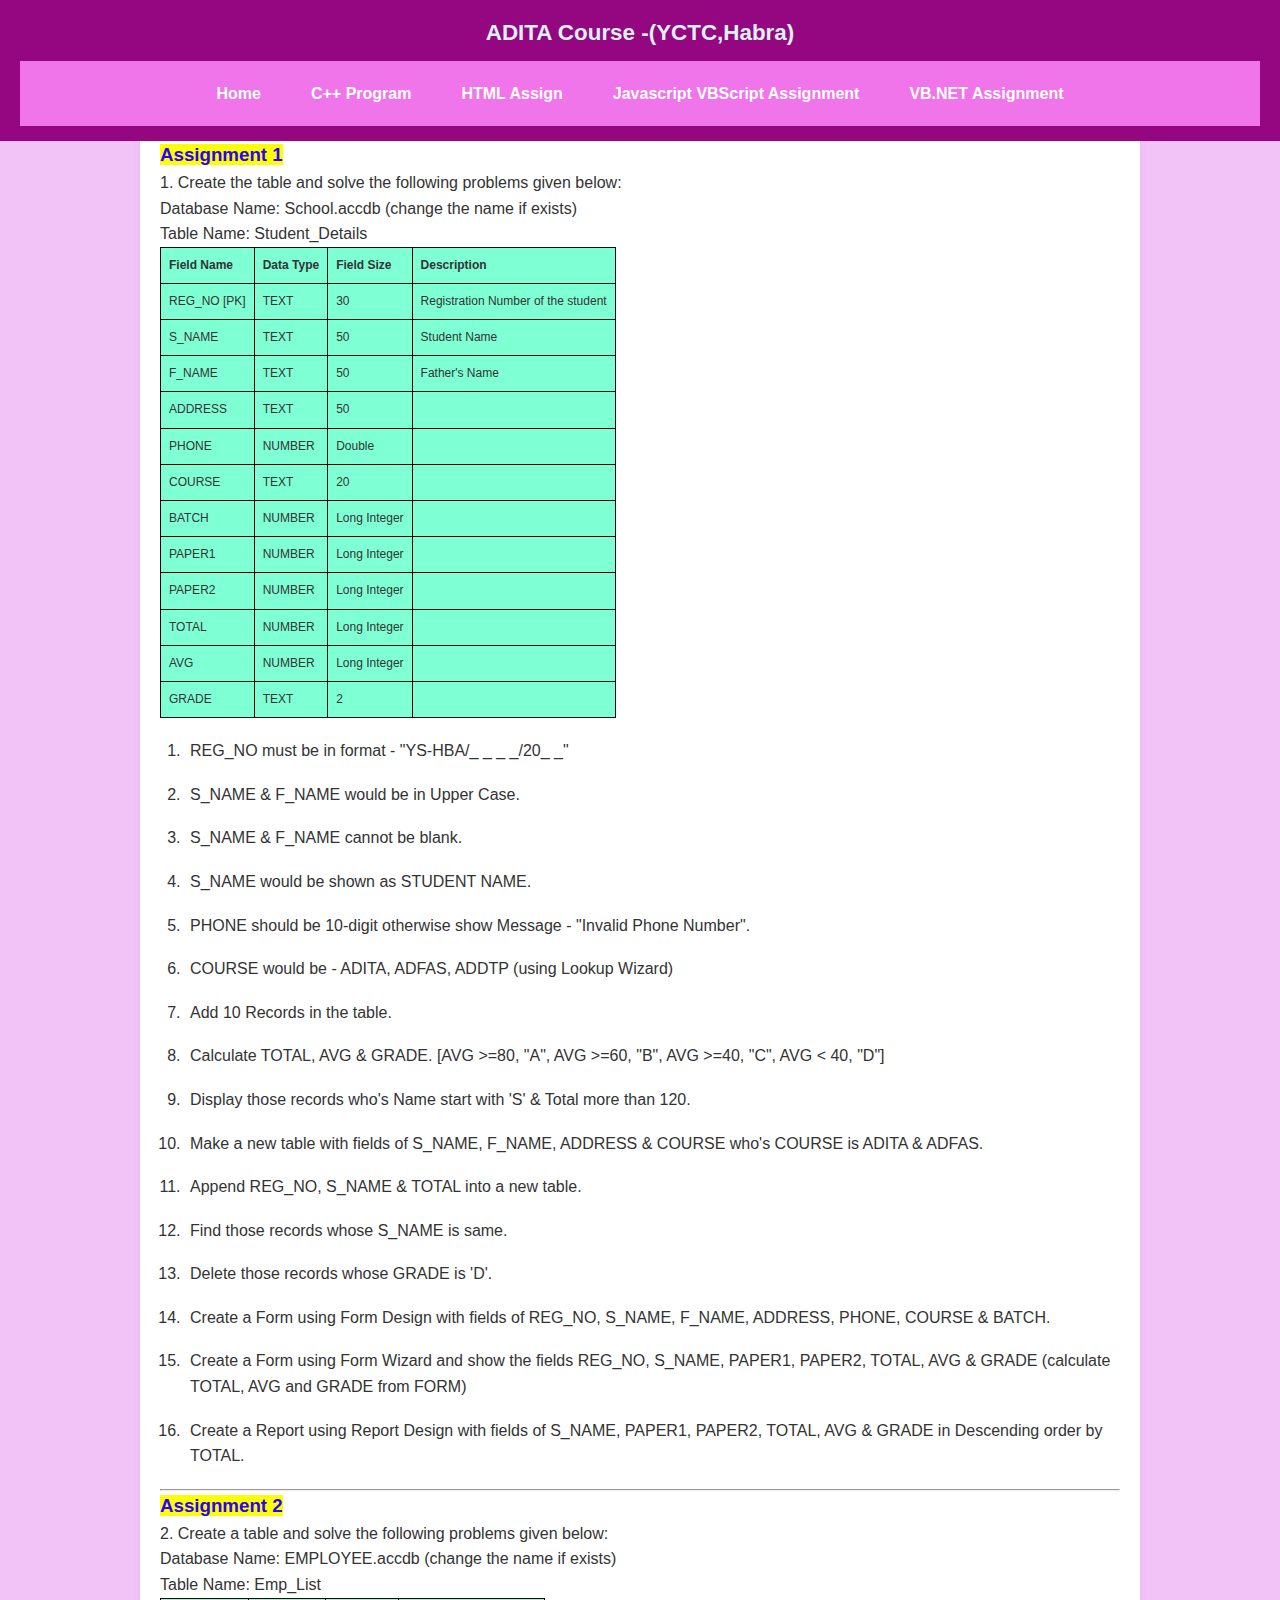
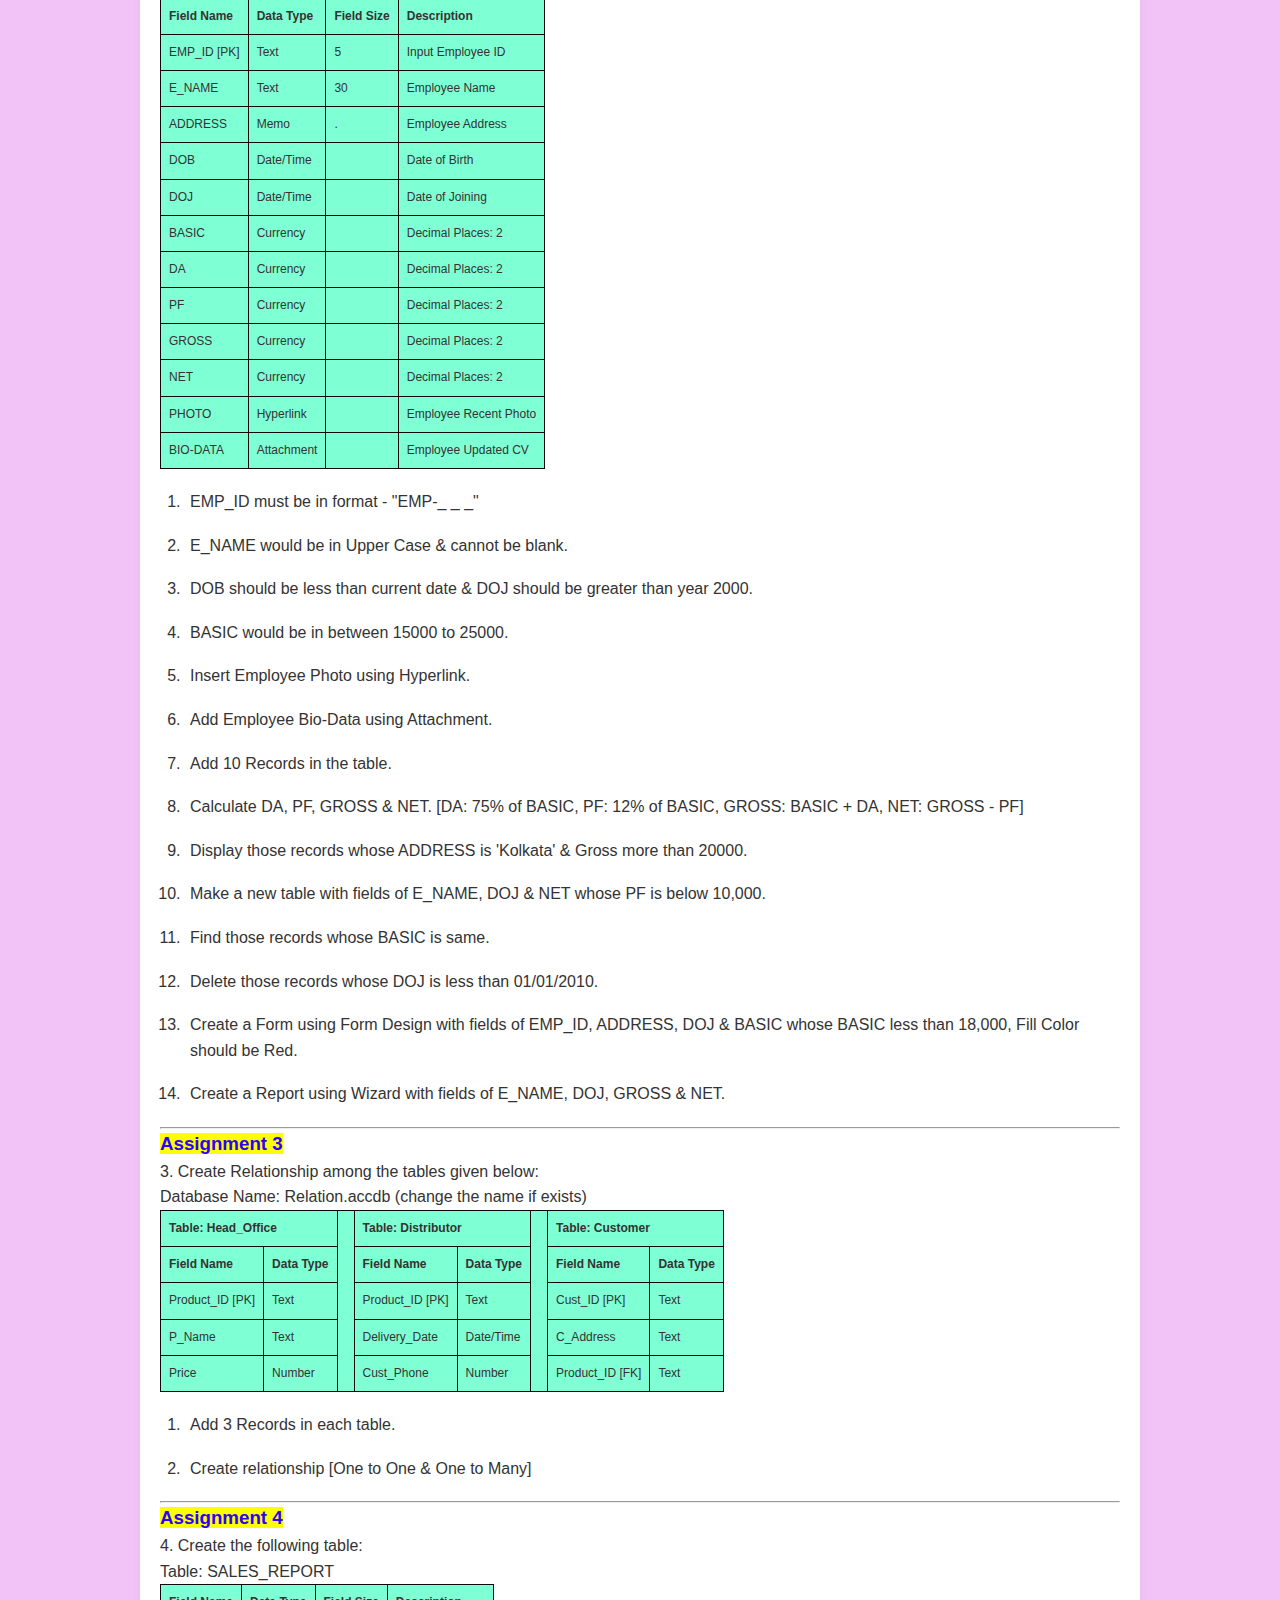
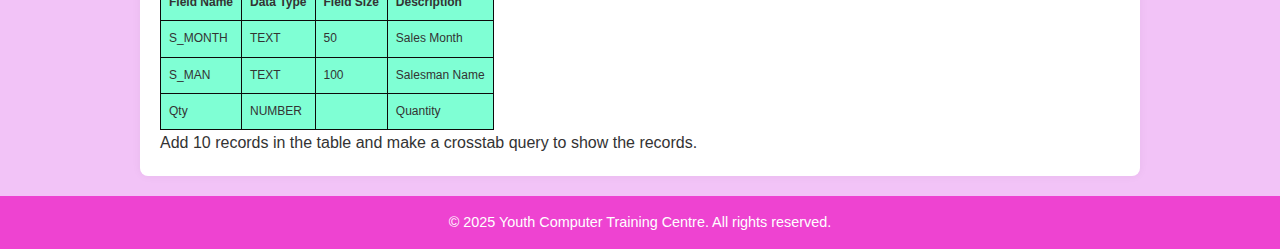
<file: access_assign.html>
<!DOCTYPE html>
<html lang="en">
<head>
  <meta charset="UTF-8">
  <meta name="viewport" content="width=device-width, initial-scale=1.0">
  <title>YCTC - HABRA - DDTA Course</title>
  <link rel="stylesheet" href="style.css">
</head>
<body>
  <div id="header"></div>
  
  <main class="container">
<h3 style="text-align: left;"><span style="background-color: #fcff01; color: #2b00fe;">Assignment 1</span></h3>
<p>1. Create the table and solve the following problems given below:</p>
<p>Database Name: School.accdb (change the name if exists)</p>
<p>Table Name: Student_Details</p>

<table border="1" cellpadding="5">
  <tr>
    <th>Field Name</th>
    <th>Data Type</th>
    <th>Field Size</th>
    <th>Description</th>
  </tr>
  <tr>
    <td>REG_NO [PK]</td>
    <td>TEXT</td>
    <td>30</td>
    <td>Registration Number of the student</td>
  </tr>
  <tr>
    <td>S_NAME</td>
    <td>TEXT</td>
    <td>50</td>
    <td>Student Name</td>
  </tr>
  <tr>
    <td>F_NAME</td>
    <td>TEXT</td>
    <td>50</td>
    <td>Father's Name</td>
  </tr>
  <tr>
    <td>ADDRESS</td>
    <td>TEXT</td>
    <td>50</td>
    <td></td>
  </tr>
  <tr>
    <td>PHONE</td>
    <td>NUMBER</td>
    <td>Double</td>
    <td></td>
  </tr>
  <tr>
    <td>COURSE</td>
    <td>TEXT</td>
    <td>20</td>
    <td></td>
  </tr>
  <tr>
    <td>BATCH</td>
    <td>NUMBER</td>
    <td>Long Integer</td>
    <td></td>
  </tr>
  <tr>
    <td>PAPER1</td>
    <td>NUMBER</td>
    <td>Long Integer</td>
    <td></td>
  </tr>
  <tr>
    <td>PAPER2</td>
    <td>NUMBER</td>
    <td>Long Integer</td>
    <td></td>
  </tr>
  <tr>
    <td>TOTAL</td>
    <td>NUMBER</td>
    <td>Long Integer</td>
    <td></td>
  </tr>
  <tr>
    <td>AVG</td>
    <td>NUMBER</td>
    <td>Long Integer</td>
    <td></td>
  </tr>
  <tr>
    <td>GRADE</td>
    <td>TEXT</td>
    <td>2</td>
    <td></td>
  </tr>
</table>

<ol>
  <li>REG_NO must be in format - "YS-HBA/_ _ _ _/20_ _"</li>
  <li>S_NAME &amp; F_NAME would be in Upper Case.</li>
  <li>S_NAME &amp; F_NAME cannot be blank.</li>
  <li>S_NAME would be shown as STUDENT NAME.</li>
  <li>PHONE should be 10-digit otherwise show Message - "Invalid Phone Number".</li>
  <li>COURSE would be - ADITA, ADFAS, ADDTP (using Lookup Wizard)</li>
  <li>Add 10 Records in the table.</li>
  <li>Calculate TOTAL, AVG &amp; GRADE. [AVG >=80, "A", AVG >=60, "B", AVG >=40, "C", AVG < 40, "D"]</li>
  <li>Display those records who's Name start with 'S' &amp; Total more than 120.</li>
  <li>Make a new table with fields of S_NAME, F_NAME, ADDRESS &amp; COURSE who's COURSE is ADITA &amp; ADFAS.</li>
  <li>Append REG_NO, S_NAME &amp; TOTAL into a new table.</li>
  <li>Find those records whose S_NAME is same.</li>
  <li>Delete those records whose GRADE is 'D'.</li>
  <li>Create a Form using Form Design with fields of REG_NO, S_NAME, F_NAME, ADDRESS, PHONE, COURSE &amp; BATCH.</li>
  <li>Create a Form using Form Wizard and show the fields REG_NO, S_NAME, PAPER1, PAPER2, TOTAL, AVG &amp; GRADE (calculate TOTAL, AVG and GRADE from FORM)</li>
  <li>Create a Report using Report Design with fields of S_NAME, PAPER1, PAPER2, TOTAL, AVG &amp; GRADE in Descending order by TOTAL.</li>
</ol>

<hr>

<h3><span style="background-color: #fcff01; color: #2b00fe;">Assignment 2</span></h3>
<p>2. Create a table and solve the following problems given below:</p>
<p>Database Name: EMPLOYEE.accdb (change the name if exists)</p>
<p>Table Name: Emp_List</p>

<table border="1" cellpadding="5">
  <tr>
    <th>Field Name</th>
    <th>Data Type</th>
    <th>Field Size</th>
    <th>Description</th>
  </tr>
  <tr>
    <td>EMP_ID [PK]</td>
    <td>Text</td>
    <td>5</td>
    <td>Input Employee ID</td>
  </tr>
  <tr>
    <td>E_NAME</td>
    <td>Text</td>
    <td>30</td>
    <td>Employee Name</td>
  </tr>
  <tr>
    <td>ADDRESS</td>
    <td>Memo</td>
    <td>.</td>
    <td>Employee Address</td>
  </tr>
  <tr>
    <td>DOB</td>
    <td>Date/Time</td>
    <td></td>
    <td>Date of Birth</td>
  </tr>
  <tr>
    <td>DOJ</td>
    <td>Date/Time</td>
    <td></td>
    <td>Date of Joining</td>
  </tr>
  <tr>
    <td>BASIC</td>
    <td>Currency</td>
    <td></td>
    <td>Decimal Places: 2</td>
  </tr>
  <tr>
    <td>DA</td>
    <td>Currency</td>
    <td></td>
    <td>Decimal Places: 2</td>
  </tr>
  <tr>
    <td>PF</td>
    <td>Currency</td>
    <td></td>
    <td>Decimal Places: 2</td>
  </tr>
  <tr>
    <td>GROSS</td>
    <td>Currency</td>
    <td></td>
    <td>Decimal Places: 2</td>
  </tr>
  <tr>
    <td>NET</td>
    <td>Currency</td>
    <td></td>
    <td>Decimal Places: 2</td>
  </tr>
  <tr>
    <td>PHOTO</td>
    <td>Hyperlink</td>
    <td></td>
    <td>Employee Recent Photo</td>
  </tr>
  <tr>
    <td>BIO-DATA</td>
    <td>Attachment</td>
    <td></td>
    <td>Employee Updated CV</td>
  </tr>
</table>

<ol>
  <li>EMP_ID must be in format - "EMP-_ _ _"</li>
  <li>E_NAME would be in Upper Case &amp; cannot be blank.</li>
  <li>DOB should be less than current date &amp; DOJ should be greater than year 2000.</li>
  <li>BASIC would be in between 15000 to 25000.</li>
  <li>Insert Employee Photo using Hyperlink.</li>
  <li>Add Employee Bio-Data using Attachment.</li>
  <li>Add 10 Records in the table.</li>
  <li>Calculate DA, PF, GROSS &amp; NET. [DA: 75% of BASIC, PF: 12% of BASIC, GROSS: BASIC + DA, NET: GROSS - PF]</li>
  <li>Display those records whose ADDRESS is 'Kolkata' &amp; Gross more than 20000.</li>
  <li>Make a new table with fields of E_NAME, DOJ &amp; NET whose PF is below 10,000.</li>
  <li>Find those records whose BASIC is same.</li>
  <li>Delete those records whose DOJ is less than 01/01/2010.</li>
  <li>Create a Form using Form Design with fields of EMP_ID, ADDRESS, DOJ &amp; BASIC whose BASIC less than 18,000, Fill Color should be Red.</li>
  <li>Create a Report using Wizard with fields of E_NAME, DOJ, GROSS &amp; NET.</li>
</ol>

<hr>

<h3><span style="background-color: #fcff01; color: #2b00fe;">Assignment 3</span></h3>
<p>3. Create Relationship among the tables given below:</p>
<p>Database Name: Relation.accdb (change the name if exists)</p>

<table border="1" cellpadding="5">
  <tr>
    <th colspan="2">Table: Head_Office</th>
    <th rowspan="5"></th>
    <th colspan="2">Table: Distributor</th>
    <th rowspan="5"></th>
    <th colspan="2">Table: Customer</th>
  </tr>
  <tr>
    <th>Field Name</th>
    <th>Data Type</th>
    <th>Field Name</th>
    <th>Data Type</th>
    <th>Field Name</th>
    <th>Data Type</th>
  </tr>
  <tr>
    <td>Product_ID [PK]</td>
    <td>Text</td>
    <td>Product_ID [PK]</td>
    <td>Text</td>
    <td>Cust_ID [PK]</td>
    <td>Text</td>
  </tr>
  <tr>
    <td>P_Name</td>
    <td>Text</td>
    <td>Delivery_Date</td>
    <td>Date/Time</td>
    <td>C_Address</td>
    <td>Text</td>
  </tr>
  <tr>
    <td>Price</td>
    <td>Number</td>
    <td>Cust_Phone</td>
    <td>Number</td>
    <td>Product_ID [FK]</td>
    <td>Text</td>
  </tr>
</table>

<ol>
  <li>Add 3 Records in each table.</li>
  <li>Create relationship [One to One &amp; One to Many]</li>
</ol>

<hr>

<h3><span style="background-color: #fcff01; color: #2b00fe;">Assignment 4</span></h3>
<p>4. Create the following table:</p>
<p>Table: SALES_REPORT</p>

<table border="1" cellpadding="5">
  <tr>
    <th>Field Name</th>
    <th>Data Type</th>
    <th>Field Size</th>
    <th>Description</th>
  </tr>
  <tr>
    <td>S_MONTH</td>
    <td>TEXT</td>
    <td>50</td>
    <td>Sales Month</td>
  </tr>
  <tr>
    <td>S_MAN</td>
    <td>TEXT</td>
    <td>100</td>
    <td>Salesman Name</td>
  </tr>
  <tr>
    <td>Qty</td>
    <td>NUMBER</td>
    <td></td>
    <td>Quantity</td>
  </tr>
</table>

<p>Add 10 records in the table and make a crosstab query to show the records.</p>
    
  </main>
  
  <div id="footer"></div>
  
  <script src="script.js"></script>
</body>
</html>
</file>
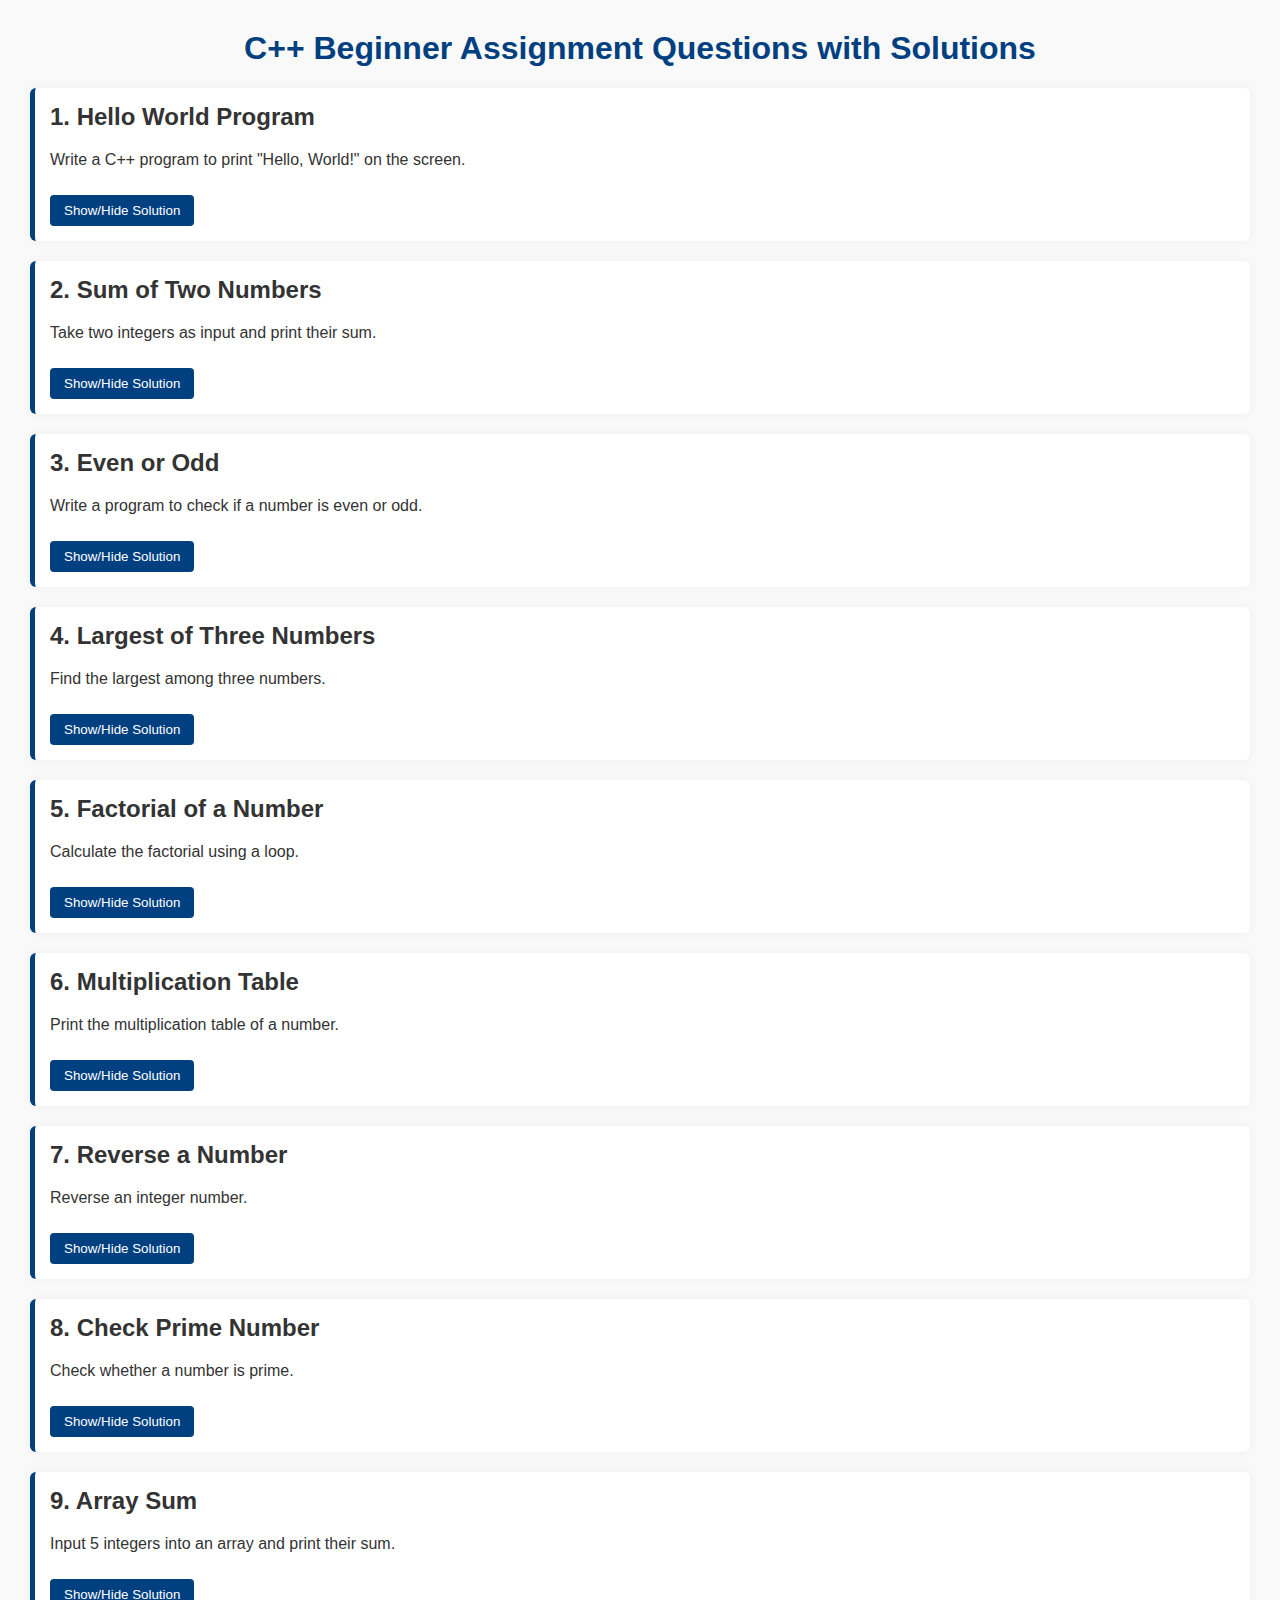
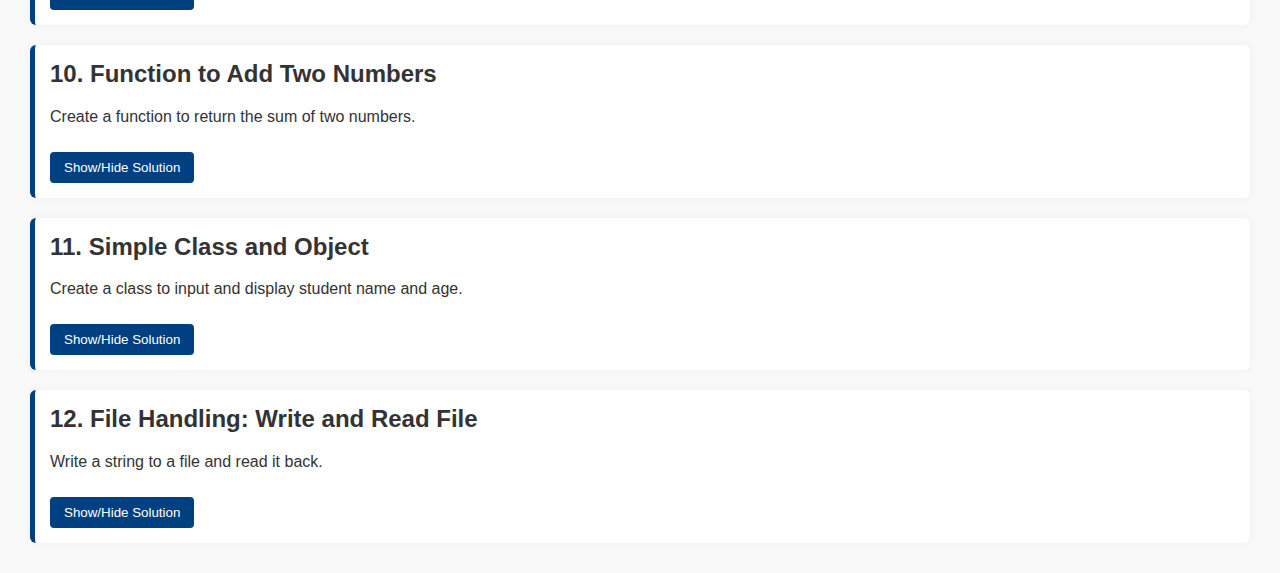
<file: cpp.html>
<!DOCTYPE html>
<html lang="en">
<head>
  <meta charset="UTF-8">
  <title>C++ Beginner Assignment Questions</title>
  <style>
    body {
      font-family: Arial, sans-serif;
      margin: 30px;
      background-color: #f9f9f9;
      color: #333;
    }
    h1 {
      text-align: center;
      color: #004080;
    }
    .question {
      background: #fff;
      border-left: 5px solid #004080;
      padding: 15px;
      margin: 20px 0;
      box-shadow: 0 0 10px rgba(0,0,0,0.05);
      border-radius: 6px;
    }
    .question h2 {
      margin-top: 0;
    }
    .toggle-btn {
      background-color: #004080;
      color: white;
      padding: 8px 14px;
      border: none;
      border-radius: 4px;
      cursor: pointer;
      margin-top: 10px;
    }
    pre {
      background: #272822;
      color: #f8f8f2;
      padding: 10px;
      border-radius: 5px;
      overflow-x: auto;
      margin-top: 10px;
    }
    .code {
      display: none;
      margin-top: 10px;
    }
  </style>
</head>
<body>

  <h1>C++ Beginner Assignment Questions with Solutions</h1>

  <!-- Question Template -->
  <div class="question">
    <h2>1. Hello World Program</h2>
    <p>Write a C++ program to print "Hello, World!" on the screen.</p>
    <button class="toggle-btn" onclick="toggleCode(this)">Show/Hide Solution</button>
    <div class="code">
      <pre><code>#include &lt;iostream&gt;
using namespace std;

int main() {
    cout &lt;&lt; "Hello, World!";
    return 0;
}</code></pre>
    </div>
  </div>

  <div class="question">
    <h2>2. Sum of Two Numbers</h2>
    <p>Take two integers as input and print their sum.</p>
    <button class="toggle-btn" onclick="toggleCode(this)">Show/Hide Solution</button>
    <div class="code">
      <pre><code>#include &lt;iostream&gt;
using namespace std;

int main() {
    int a, b;
    cout &lt;&lt; "Enter two numbers: ";
    cin &gt;&gt; a &gt;&gt; b;
    cout &lt;&lt; "Sum: " &lt;&lt; a + b;
    return 0;
}</code></pre>
    </div>
  </div>

  <div class="question">
    <h2>3. Even or Odd</h2>
    <p>Write a program to check if a number is even or odd.</p>
    <button class="toggle-btn" onclick="toggleCode(this)">Show/Hide Solution</button>
    <div class="code">
      <pre><code>#include &lt;iostream&gt;
using namespace std;

int main() {
    int n;
    cout &lt;&lt; "Enter a number: ";
    cin &gt;&gt; n;
    if (n % 2 == 0)
        cout &lt;&lt; "Even";
    else
        cout &lt;&lt; "Odd";
    return 0;
}</code></pre>
    </div>
  </div>

  <div class="question">
    <h2>4. Largest of Three Numbers</h2>
    <p>Find the largest among three numbers.</p>
    <button class="toggle-btn" onclick="toggleCode(this)">Show/Hide Solution</button>
    <div class="code">
      <pre><code>#include &lt;iostream&gt;
using namespace std;

int main() {
    int a, b, c;
    cout &lt;&lt; "Enter 3 numbers: ";
    cin &gt;&gt; a &gt;&gt; b &gt;&gt; c;
    if (a &gt;= b &amp;&amp; a &gt;= c)
        cout &lt;&lt; "Largest: " &lt;&lt; a;
    else if (b &gt;= c)
        cout &lt;&lt; "Largest: " &lt;&lt; b;
    else
        cout &lt;&lt; "Largest: " &lt;&lt; c;
    return 0;
}</code></pre>
    </div>
  </div>

  <div class="question">
    <h2>5. Factorial of a Number</h2>
    <p>Calculate the factorial using a loop.</p>
    <button class="toggle-btn" onclick="toggleCode(this)">Show/Hide Solution</button>
    <div class="code">
      <pre><code>#include &lt;iostream&gt;
using namespace std;

int main() {
    int n;
    long long fact = 1;
    cout &lt;&lt; "Enter a number: ";
    cin &gt;&gt; n;
    for (int i = 1; i &lt;= n; i++) {
        fact *= i;
    }
    cout &lt;&lt; "Factorial: " &lt;&lt; fact;
    return 0;
}</code></pre>
    </div>
  </div>

  <div class="question">
    <h2>6. Multiplication Table</h2>
    <p>Print the multiplication table of a number.</p>
    <button class="toggle-btn" onclick="toggleCode(this)">Show/Hide Solution</button>
    <div class="code">
      <pre><code>#include &lt;iostream&gt;
using namespace std;

int main() {
    int n;
    cout &lt;&lt; "Enter a number: ";
    cin &gt;&gt; n;
    for (int i = 1; i &lt;= 10; i++) {
        cout &lt;&lt; n &lt;&lt; " x " &lt;&lt; i &lt;&lt; " = " &lt;&lt; n * i &lt;&lt; endl;
    }
    return 0;
}</code></pre>
    </div>
  </div>

  <div class="question">
    <h2>7. Reverse a Number</h2>
    <p>Reverse an integer number.</p>
    <button class="toggle-btn" onclick="toggleCode(this)">Show/Hide Solution</button>
    <div class="code">
      <pre><code>#include &lt;iostream&gt;
using namespace std;

int main() {
    int n, rev = 0;
    cout &lt;&lt; "Enter a number: ";
    cin &gt;&gt; n;
    while (n != 0) {
        rev = rev * 10 + (n % 10);
        n /= 10;
    }
    cout &lt;&lt; "Reversed Number: " &lt;&lt; rev;
    return 0;
}</code></pre>
    </div>
  </div>

  <div class="question">
    <h2>8. Check Prime Number</h2>
    <p>Check whether a number is prime.</p>
    <button class="toggle-btn" onclick="toggleCode(this)">Show/Hide Solution</button>
    <div class="code">
      <pre><code>#include &lt;iostream&gt;
using namespace std;

int main() {
    int n, i;
    bool isPrime = true;
    cout &lt;&lt; "Enter a number: ";
    cin &gt;&gt; n;
    if (n &lt;= 1) isPrime = false;
    for (i = 2; i &lt;= n / 2; i++) {
        if (n % i == 0) {
            isPrime = false;
            break;
        }
    }
    if (isPrime)
        cout &lt;&lt; "Prime";
    else
        cout &lt;&lt; "Not Prime";
    return 0;
}</code></pre>
    </div>
  </div>

  <div class="question">
    <h2>9. Array Sum</h2>
    <p>Input 5 integers into an array and print their sum.</p>
    <button class="toggle-btn" onclick="toggleCode(this)">Show/Hide Solution</button>
    <div class="code">
      <pre><code>#include &lt;iostream&gt;
using namespace std;

int main() {
    int arr[5], sum = 0;
    cout &lt;&lt; "Enter 5 numbers:\n";
    for (int i = 0; i &lt; 5; i++) {
        cin &gt;&gt; arr[i];
        sum += arr[i];
    }
    cout &lt;&lt; "Sum: " &lt;&lt; sum;
    return 0;
}</code></pre>
    </div>
  </div>

  <div class="question">
    <h2>10. Function to Add Two Numbers</h2>
    <p>Create a function to return the sum of two numbers.</p>
    <button class="toggle-btn" onclick="toggleCode(this)">Show/Hide Solution</button>
    <div class="code">
      <pre><code>#include &lt;iostream&gt;
using namespace std;

int add(int a, int b) {
    return a + b;
}

int main() {
    int x, y;
    cout &lt;&lt; "Enter two numbers: ";
    cin &gt;&gt; x &gt;&gt; y;
    cout &lt;&lt; "Sum: " &lt;&lt; add(x, y);
    return 0;
}</code></pre>
    </div>
  </div>

  <div class="question">
    <h2>11. Simple Class and Object</h2>
    <p>Create a class to input and display student name and age.</p>
    <button class="toggle-btn" onclick="toggleCode(this)">Show/Hide Solution</button>
    <div class="code">
      <pre><code>#include &lt;iostream&gt;
using namespace std;

class Student {
public:
    string name;
    int age;

    void input() {
        cout &lt;&lt; "Enter name and age: ";
        cin &gt;&gt; name &gt;&gt; age;
    }

    void display() {
        cout &lt;&lt; "Name: " &lt;&lt; name &lt;&lt; ", Age: " &lt;&lt; age;
    }
};

int main() {
    Student s;
    s.input();
    s.display();
    return 0;
}</code></pre>
    </div>
  </div>

  <div class="question">
    <h2>12. File Handling: Write and Read File</h2>
    <p>Write a string to a file and read it back.</p>
    <button class="toggle-btn" onclick="toggleCode(this)">Show/Hide Solution</button>
    <div class="code">
      <pre><code>#include &lt;iostream&gt;
#include &lt;fstream&gt;
using namespace std;

int main() {
    ofstream outFile("example.txt");
    outFile &lt;&lt; "C++ file handling example";
    outFile.close();

    ifstream inFile("example.txt");
    string text;
    getline(inFile, text);
    cout &lt;&lt; "File content: " &lt;&lt; text;
    inFile.close();
    return 0;
}</code></pre>
    </div>
  </div>

  <!-- Toggle Script -->
  <script>
    function toggleCode(btn) {
      const codeBlock = btn.nextElementSibling;
      codeBlock.style.display = codeBlock.style.display === "block" ? "none" : "block";
    }
  </script>
</body>
</html>
</file>
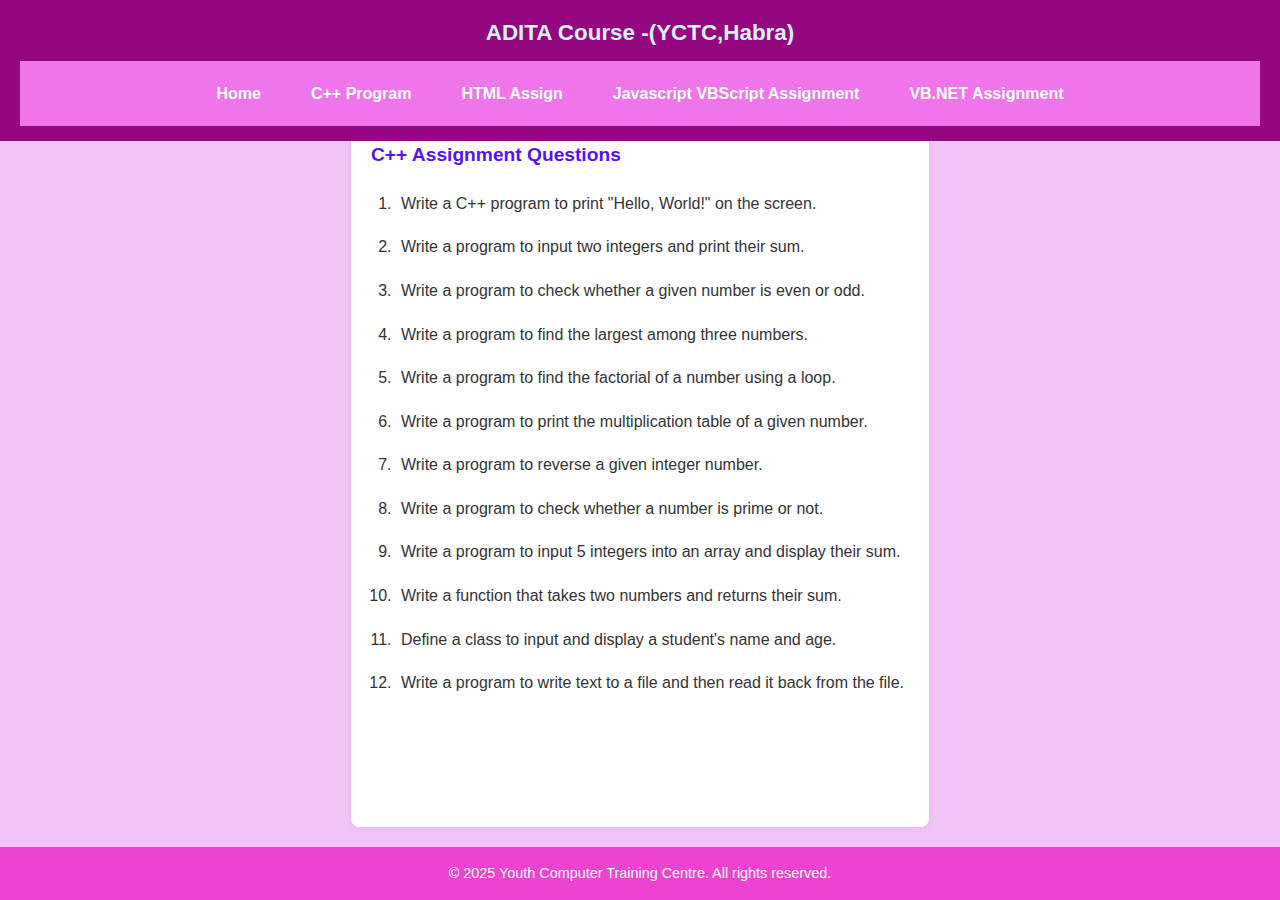
<file: cpp_Assign.html>
<!DOCTYPE html>
<html lang="en">
<head>
  <meta charset="UTF-8">
  <meta name="viewport" content="width=device-width, initial-scale=1.0">
  <title>YCTC - HABRA - DDTA Course</title>
  <link rel="stylesheet" href="style.css">
</head>
<body>
  <div id="header"></div>
  
  <main class="container">
    
    <h1>C++ Assignment Questions</h1>
  <ol>
    <li>Write a C++ program to print "Hello, World!" on the screen.</li>
    <li>Write a program to input two integers and print their sum.</li>
    <li>Write a program to check whether a given number is even or odd.</li>
    <li>Write a program to find the largest among three numbers.</li>
    <li>Write a program to find the factorial of a number using a loop.</li>
    <li>Write a program to print the multiplication table of a given number.</li>
    <li>Write a program to reverse a given integer number.</li>
    <li>Write a program to check whether a number is prime or not.</li>
    <li>Write a program to input 5 integers into an array and display their sum.</li>
    <li>Write a function that takes two numbers and returns their sum.</li>
    <li>Define a class to input and display a student's name and age.</li>
    <li>Write a program to write text to a file and then read it back from the file.</li>
  </ol>

  
  </main>
  
  <div id="footer"></div>
  
  <script src="script.js"></script>
</body>
</html>
</file>
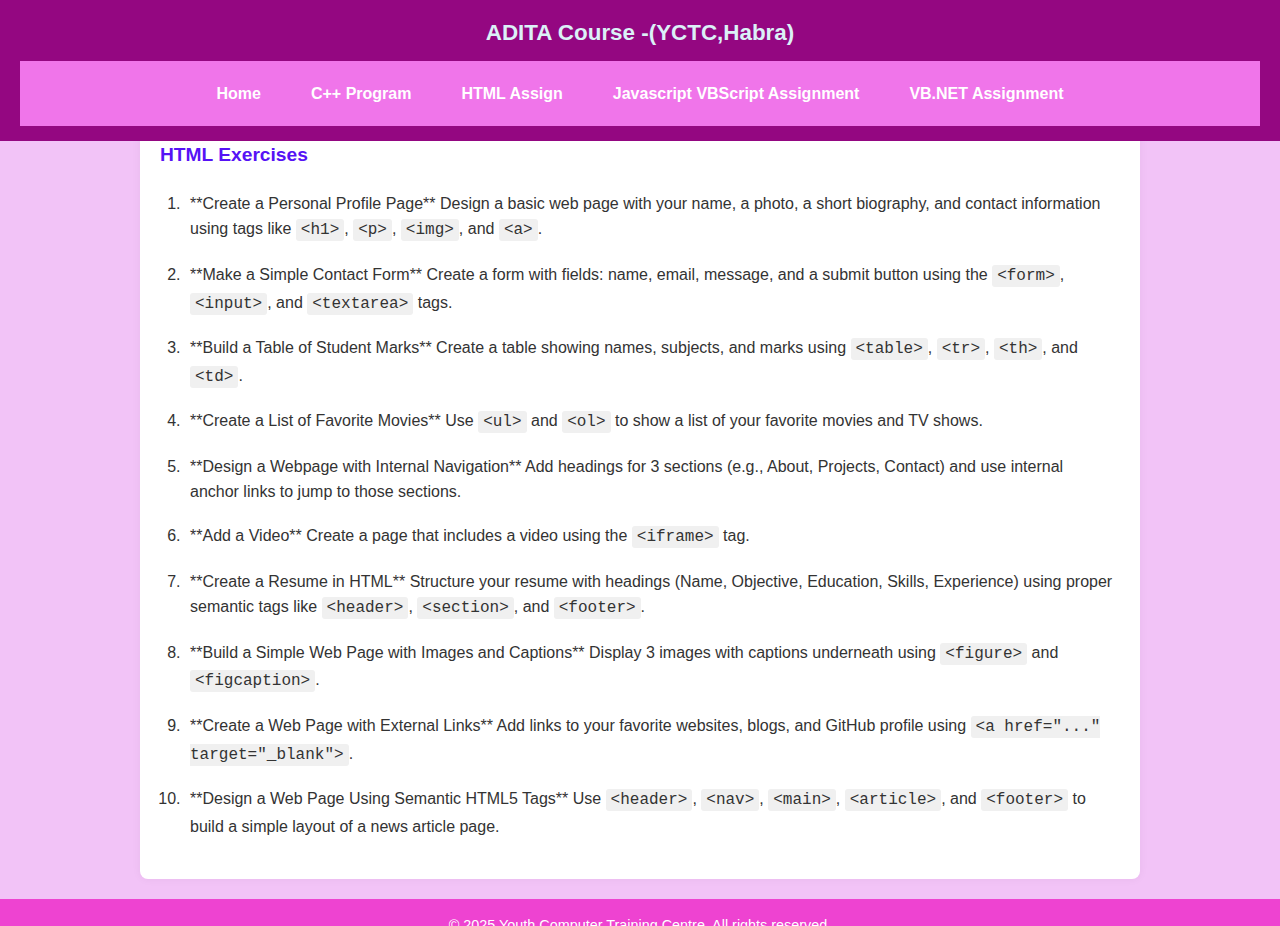
<file: html_assign.html>
<!DOCTYPE html>
<html lang="en">
<head>
  <meta charset="UTF-8">
  <meta name="viewport" content="width=device-width, initial-scale=1.0">
  <title>YCTC - HABRA - ADITA Course</title>
  <link rel="stylesheet" href="style.css">
</head>
<body>
  <div id="header"></div>
  
  <main class="container">
    <h1>HTML Exercises</h1>
    <ol>
      <li>
        **Create a Personal Profile Page**
        Design a basic web page with your name, a photo, a short biography, and contact information using tags like
        <code>&lt;h1&gt;</code>, <code>&lt;p&gt;</code>, <code>&lt;img&gt;</code>, and <code>&lt;a&gt;</code>.
      </li>
      <li>
        **Make a Simple Contact Form**
        Create a form with fields: name, email, message, and a submit button using the <code>&lt;form&gt;</code>,
        <code>&lt;input&gt;</code>, and <code>&lt;textarea&gt;</code> tags.
      </li>
      <li>
        **Build a Table of Student Marks**
        Create a table showing names, subjects, and marks using <code>&lt;table&gt;</code>, <code>&lt;tr&gt;</code>,
        <code>&lt;th&gt;</code>, and <code>&lt;td&gt;</code>.
      </li>
      <li>
        **Create a List of Favorite Movies**
        Use <code>&lt;ul&gt;</code> and <code>&lt;ol&gt;</code> to show a list of your favorite movies and TV shows.
      </li>
      <li>
        **Design a Webpage with Internal Navigation**
        Add headings for 3 sections (e.g., About, Projects, Contact) and use internal anchor links to jump to those
        sections.
      </li>
      <li>
        **Add a Video**
        Create a page that includes a video using the <code>&lt;iframe&gt;</code> tag.
      </li>
      <li>
        **Create a Resume in HTML**
        Structure your resume with headings (Name, Objective, Education, Skills, Experience) using proper semantic tags
        like <code>&lt;header&gt;</code>, <code>&lt;section&gt;</code>, and <code>&lt;footer&gt;</code>.
      </li>
      <li>
        **Build a Simple Web Page with Images and Captions**
        Display 3 images with captions underneath using <code>&lt;figure&gt;</code> and <code>&lt;figcaption&gt;</code>.
      </li>
      <li>
        **Create a Web Page with External Links**
        Add links to your favorite websites, blogs, and GitHub profile using
        <code>&lt;a href="..." target="_blank"&gt;</code>.
      </li>
      <li>
        **Design a Web Page Using Semantic HTML5 Tags**
        Use <code>&lt;header&gt;</code>, <code>&lt;nav&gt;</code>, <code>&lt;main&gt;</code>,
        <code>&lt;article&gt;</code>, and <code>&lt;footer&gt;</code> to build a simple layout of a news article page.
      </li>
    </ol>
  </main>
  
  <div id="footer"></div>
  
  <script src="script.js"></script>
</body>
</html>
</file>
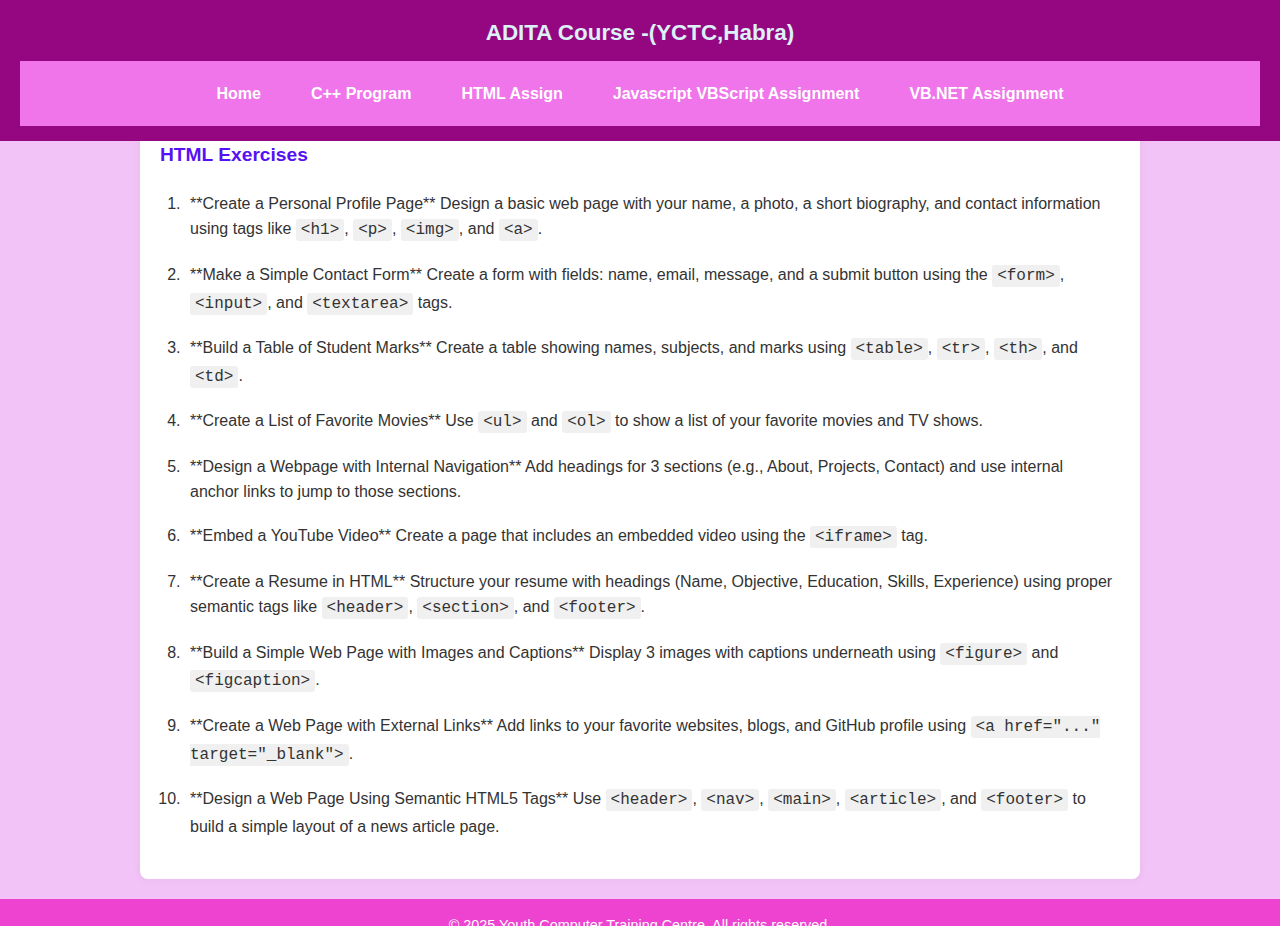
<file: javavb_assign.html>
<!DOCTYPE html>
<html lang="en">
<head>
  <meta charset="UTF-8">
  <meta name="viewport" content="width=device-width, initial-scale=1.0">
  <title>YCTC - HABRA - DDTA Course</title>
  <link rel="stylesheet" href="style.css">
</head>
<body>
  <div id="header"></div>
  
  <main class="container">
    <h1>HTML Exercises</h1>
    <ol>
      <li>
        **Create a Personal Profile Page**
        Design a basic web page with your name, a photo, a short biography, and contact information using tags like
        <code>&lt;h1&gt;</code>, <code>&lt;p&gt;</code>, <code>&lt;img&gt;</code>, and <code>&lt;a&gt;</code>.
      </li>
      <li>
        **Make a Simple Contact Form**
        Create a form with fields: name, email, message, and a submit button using the <code>&lt;form&gt;</code>,
        <code>&lt;input&gt;</code>, and <code>&lt;textarea&gt;</code> tags.
      </li>
      <li>
        **Build a Table of Student Marks**
        Create a table showing names, subjects, and marks using <code>&lt;table&gt;</code>, <code>&lt;tr&gt;</code>,
        <code>&lt;th&gt;</code>, and <code>&lt;td&gt;</code>.
      </li>
      <li>
        **Create a List of Favorite Movies**
        Use <code>&lt;ul&gt;</code> and <code>&lt;ol&gt;</code> to show a list of your favorite movies and TV shows.
      </li>
      <li>
        **Design a Webpage with Internal Navigation**
        Add headings for 3 sections (e.g., About, Projects, Contact) and use internal anchor links to jump to those
        sections.
      </li>
      <li>
        **Embed a YouTube Video**
        Create a page that includes an embedded video using the <code>&lt;iframe&gt;</code> tag.
      </li>
      <li>
        **Create a Resume in HTML**
        Structure your resume with headings (Name, Objective, Education, Skills, Experience) using proper semantic tags
        like <code>&lt;header&gt;</code>, <code>&lt;section&gt;</code>, and <code>&lt;footer&gt;</code>.
      </li>
      <li>
        **Build a Simple Web Page with Images and Captions**
        Display 3 images with captions underneath using <code>&lt;figure&gt;</code> and <code>&lt;figcaption&gt;</code>.
      </li>
      <li>
        **Create a Web Page with External Links**
        Add links to your favorite websites, blogs, and GitHub profile using
        <code>&lt;a href="..." target="_blank"&gt;</code>.
      </li>
      <li>
        **Design a Web Page Using Semantic HTML5 Tags**
        Use <code>&lt;header&gt;</code>, <code>&lt;nav&gt;</code>, <code>&lt;main&gt;</code>,
        <code>&lt;article&gt;</code>, and <code>&lt;footer&gt;</code> to build a simple layout of a news article page.
      </li>
    </ol>
  </main>
  
  <div id="footer"></div>
  
  <script src="script.js"></script>
</body>
</html>
</file>
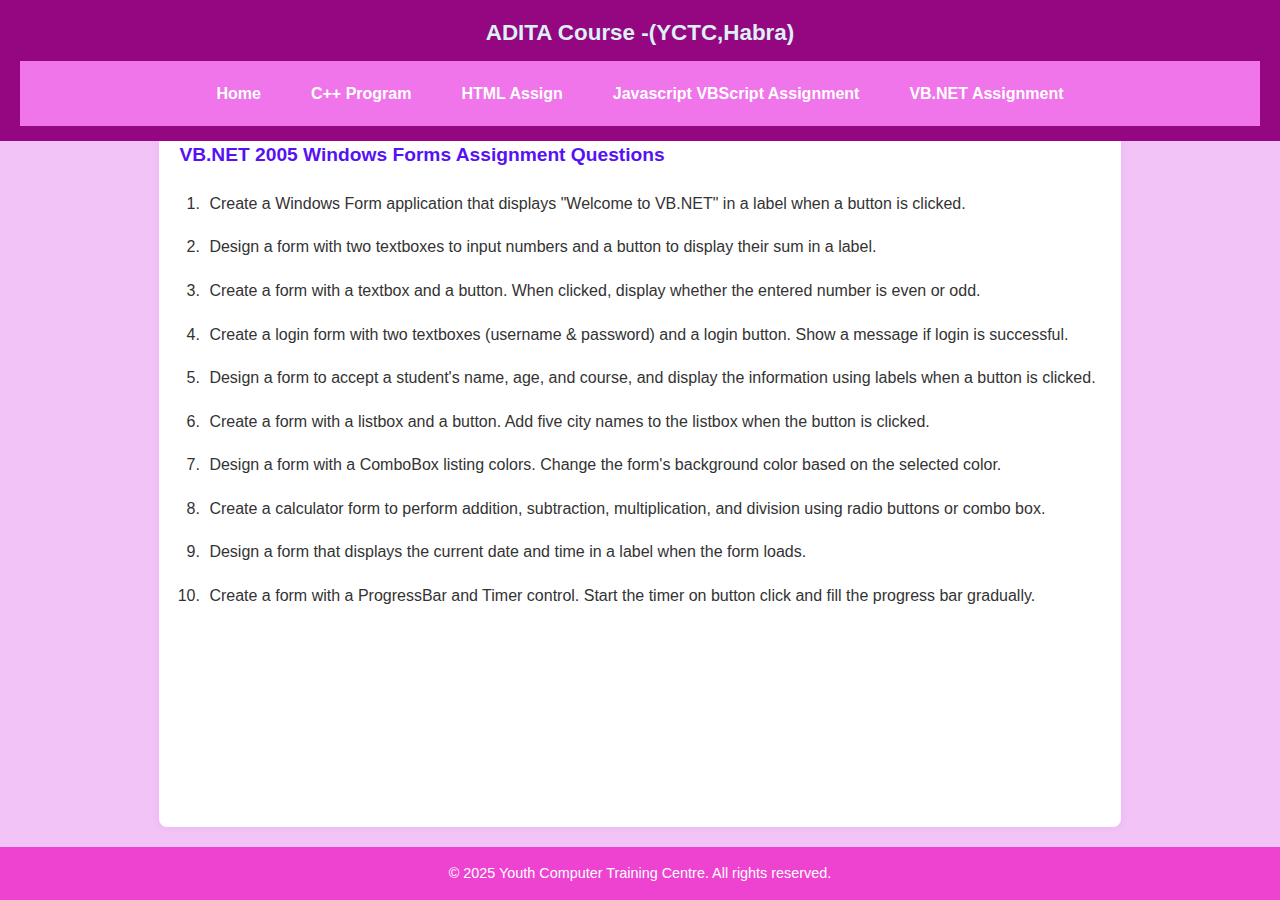
<file: vbnet_assign.html>
<!DOCTYPE html>
<html lang="en">
<head>
  <meta charset="UTF-8">
  <meta name="viewport" content="width=device-width, initial-scale=1.0">
  <title>YCTC - HABRA - DDTA Course</title>
  <link rel="stylesheet" href="style.css">
</head>
<body>
  <div id="header"></div>
  
  <main class="container">
    
    <h1>VB.NET 2005 Windows Forms Assignment Questions</h1>
  <ol>
    <li>Create a Windows Form application that displays "Welcome to VB.NET" in a label when a button is clicked.</li>
    <li>Design a form with two textboxes to input numbers and a button to display their sum in a label.</li>
    <li>Create a form with a textbox and a button. When clicked, display whether the entered number is even or odd.</li>
    <li>Create a login form with two textboxes (username & password) and a login button. Show a message if login is successful.</li>
    <li>Design a form to accept a student's name, age, and course, and display the information using labels when a button is clicked.</li>
    <li>Create a form with a listbox and a button. Add five city names to the listbox when the button is clicked.</li>
    <li>Design a form with a ComboBox listing colors. Change the form's background color based on the selected color.</li>
    <li>Create a calculator form to perform addition, subtraction, multiplication, and division using radio buttons or combo box.</li>
    <li>Design a form that displays the current date and time in a label when the form loads.</li>
    <li>Create a form with a ProgressBar and Timer control. Start the timer on button click and fill the progress bar gradually.</li>
  </ol>
  </main>
  
  <div id="footer"></div>
  
  <script src="script.js"></script>
</body>
</html>
</file>
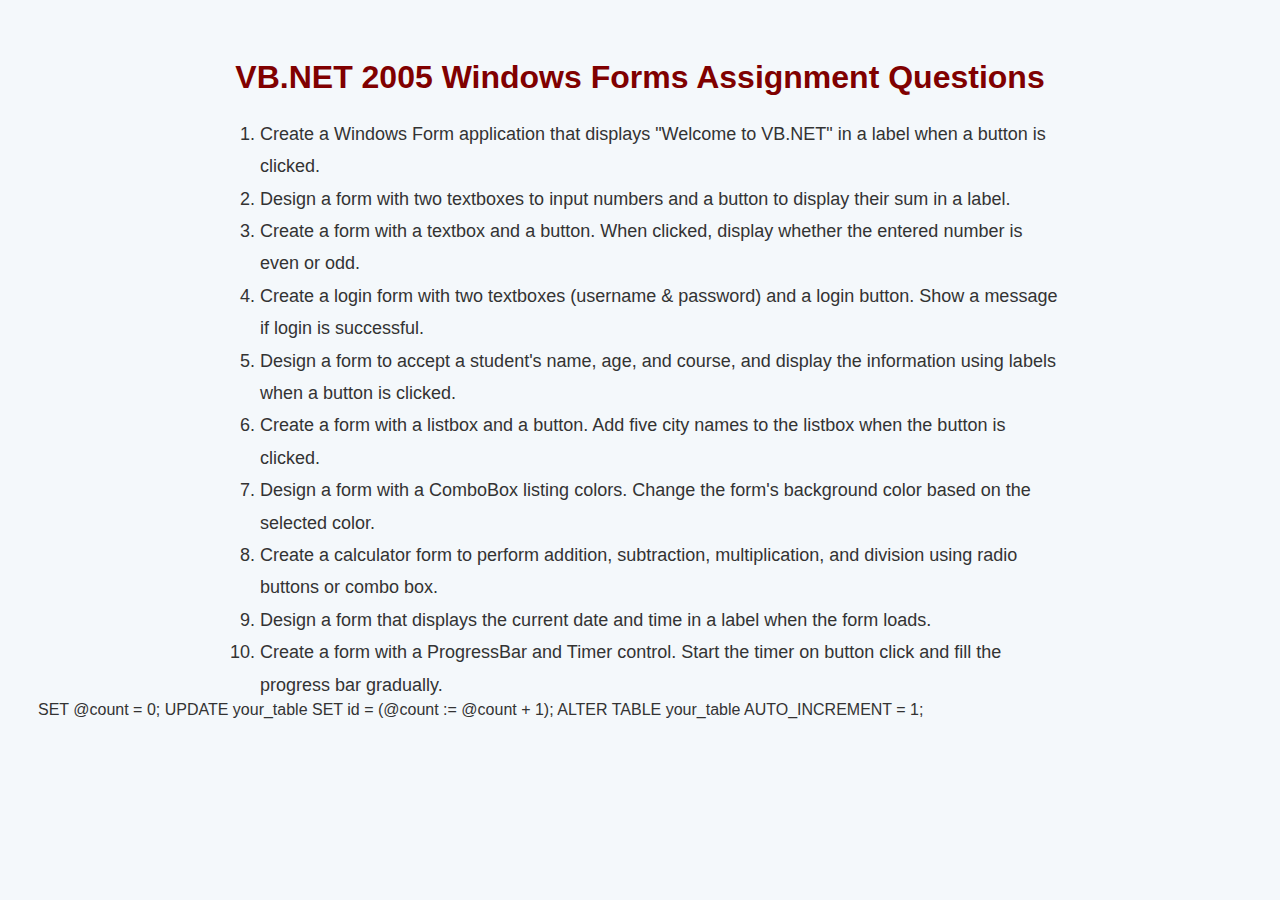
<file: vbnet_Assign.html>
<!DOCTYPE html>
<html lang="en">
<head>
  <meta charset="UTF-8">
  <title>VB.NET 2005 Windows Forms Assignment Questions</title>
  <style>
    body {
      font-family: Arial, sans-serif;
      background-color: #f4f8fb;
      color: #333;
      padding: 30px;
    }
    h1 {
      text-align: center;
      color: #800000;
    }
    ol {
      line-height: 1.8;
      font-size: 18px;
      max-width: 800px;
      margin: auto;
    }
  </style>
</head>
<body>
  <h1>VB.NET 2005 Windows Forms Assignment Questions</h1>
  <ol>
    <li>Create a Windows Form application that displays "Welcome to VB.NET" in a label when a button is clicked.</li>
    <li>Design a form with two textboxes to input numbers and a button to display their sum in a label.</li>
    <li>Create a form with a textbox and a button. When clicked, display whether the entered number is even or odd.</li>
    <li>Create a login form with two textboxes (username & password) and a login button. Show a message if login is successful.</li>
    <li>Design a form to accept a student's name, age, and course, and display the information using labels when a button is clicked.</li>
    <li>Create a form with a listbox and a button. Add five city names to the listbox when the button is clicked.</li>
    <li>Design a form with a ComboBox listing colors. Change the form's background color based on the selected color.</li>
    <li>Create a calculator form to perform addition, subtraction, multiplication, and division using radio buttons or combo box.</li>
    <li>Design a form that displays the current date and time in a label when the form loads.</li>
    <li>Create a form with a ProgressBar and Timer control. Start the timer on button click and fill the progress bar gradually.</li>
  </ol>
</body>
</html>


SET @count = 0;
UPDATE your_table SET id = (@count := @count + 1);
ALTER TABLE your_table AUTO_INCREMENT = 1;
</file>
<file: style.css>
/* General Reset and Box Model */
* {
  box-sizing: border-box;
  margin: 0;
  padding: 0;
}
body{
  padding-top: 100px;
}
html, body {
  height: 100%;
  font-family: Tahoma,'Segoe UI', Geneva, Verdana, sans-serif;
  background-color: #f2c3f7;
  color: #333;
  line-height: 1.6;
  display: flex;
  flex-direction: column;
}

/* Header */
header {
  background-color: #940781;
  color: #fff;
  padding: 15px 20px;
  text-align: center;
  position: fixed;      /* make it sticky */
  top: 0;
  left: 0;
  width: 100%;
  z-index: 1000;
}

header h1 {
  margin: 0;
  font-size: 1.8rem;
}

/* Navigation Bar */
nav {
  background-color: #f075ea;
  padding: 10px 0;
  transition: all 0.3s ease;
}

.nav-container {
  display: flex;
  flex-wrap: wrap;
  justify-content: center;
  max-width: 1000px;
  margin: 0 auto;
  transition: all 0.3s ease;
}

nav a {
  color: #fff;
  text-decoration: none;
  margin: 5px 15px;
  font-weight: bold;
  padding: 5px 10px;
  border-radius: 5px;
  transition: background 0.3s ease, transform 0.2s ease;
}

nav a:hover {
  background-color: #d638db;
  transform: translateY(-2px);
}

/* Hamburger Menu */
.menu-toggle {
  display: none;
  cursor: pointer;
  padding: 10px;
  position: absolute;
  right: 20px;
  top: 15px;
}

.menu-toggle span {
  display: block;
  width: 25px;
  height: 3px;
  background-color: #fff;
  margin: 5px 0;
  transition: all 0.3s ease;
}

/* Main Content Container */
main {
  flex: 1;
  background: white;
  margin: 10px;
  padding: 20px;
  border-radius: 8px;
  box-sizing: border-box;
  animation: fadeIn 0.5s ease;
}

.container {
  max-width: 1000px;
  margin: auto;
  padding: 20px;
}

/* Assignments */
.assignment {
  background: #fff;
  border-radius: 8px;
  box-shadow: 0 0 10px rgba(0, 0, 0, 0.05);
  padding: 20px;
  margin-bottom: 30px;
  transition: transform 0.3s ease, box-shadow 0.3s ease;
}

.assignment:hover {
  transform: translateY(-5px);
  box-shadow: 0 5px 15px rgba(0, 0, 0, 0.1);
}

h1 {
  font-size: 1.2rem;
  color: #5612f5;
  margin-bottom: 15px;
  animation: slideIn 0.5s ease;
}

.main-heading {
  font-size: 1.4rem;
  color: #dbf1f7;
  margin-bottom: 10px;
}

h2 {
  color: #2183e6;
  border-bottom: 2px solid #ddd;
  padding-bottom: 5px;
  font-size: 1.3rem;
  margin-top: 0;
  animation: slideIn 0.6s ease;
}

h1, h2 {
  margin-bottom: 10px;
}

.question {
  border-radius: 4px;
  border: 1px solid #ddd;
  line-height: 1.6;
  padding: 10px;
  font-weight: bold;
  color: #555;
  background: #fdfdfd;
}

.highlight {
  color: #eb8b0f;
  font-weight: bold;
}

/* Lists */
ol {
  padding-left: 20px;
  margin-top: 10px;
}

li {
  margin-bottom: 10px;
  font-size: 1rem;
  transition: all 0.3s ease;
}

li:hover {
  background-color: #f5f5f5;
  cursor: pointer;
  transform: translateX(5px);
}

/* Footer */
footer {
  background-color: #ee43d1;
  color: #fff;
  text-align: center;
  padding: 15px 10px;
  font-size: 0.9rem;
  animation: fadeIn 0.8s ease;
}

/* Animations */
@keyframes fadeIn {
  from { opacity: 0; }
  to { opacity: 1; }
}

@keyframes slideIn {
  from { transform: translateY(20px); opacity: 0; }
  to { transform: translateY(0); opacity: 1; }
}

/* Responsive Styles */
@media (max-width: 768px) {
  .menu-toggle {
    display: block;
  }
  
  nav {
    position: absolute;
    top: 100%;
    left: 0;
    width: 100%;
    background-color: #ee4be0;
    padding: 0;
    max-height: 0;
    overflow: hidden;
    z-index: 1000;
  }
  
  nav.active {
    max-height: 500px;
    padding: 10px 0;
  }


  .nav-container {
    flex-direction: column;
    align-items: center;
  }
  
  nav a {
    width: 90%;
    text-align: center;
    margin: 5px 0;
    padding: 10px;
    opacity: 0;
    transform: translateY(-10px);
    transition: opacity 0.3s ease, transform 0.3s ease;
  }
  
  nav.active a {
    opacity: 1;
    transform: translateY(0);
  }
  
  .menu-toggle.active span:nth-child(1) {
    transform: rotate(45deg) translate(5px, 5px);
  }
  
  .menu-toggle.active span:nth-child(2) {
    opacity: 0;
  }
  
  .menu-toggle.active span:nth-child(3) {
    transform: rotate(-45deg) translate(7px, -6px);
  }
  
  .container {
    padding: 10px;
  }
  
  header h1, .main-heading {
    font-size: 1.2rem;
  }
}

table{
  border-collapse: collapse;
  padding: 10px;
  font-size: 12px;
  background-color: aquamarine;
}
th,td{
  border: 1px solid #0c0a0a;
  padding: 8px;
  text-align: left;
}

@media (max-width: 480px) {
  body {
    font-size: 14px;
  }
  
  h1 {
    font-size: 1.1rem;
  }
  
  h2 {
    font-size: 1rem;
  }
  
  .assignment {
    padding: 10px;
  }
}

/* Consistent Container Styling */
.container {
  max-width: 1000px;
  margin: 20px auto;
  padding: 20px;
  background: white;
  border-radius: 8px;
  box-shadow: 0 0 10px rgba(0, 0, 0, 0.05);
}

/* Consistent List Styling */
ol, ul {
  padding-left: 25px;
  margin: 15px 0;
}

li {
  margin-bottom: 8px;
  padding: 5px;
  transition: all 0.2s ease;
}

/* Code snippet styling */
code {
  background: #f0f0f0;
  padding: 2px 5px;
  border-radius: 3px;
  font-family: monospace;
}
</file>
